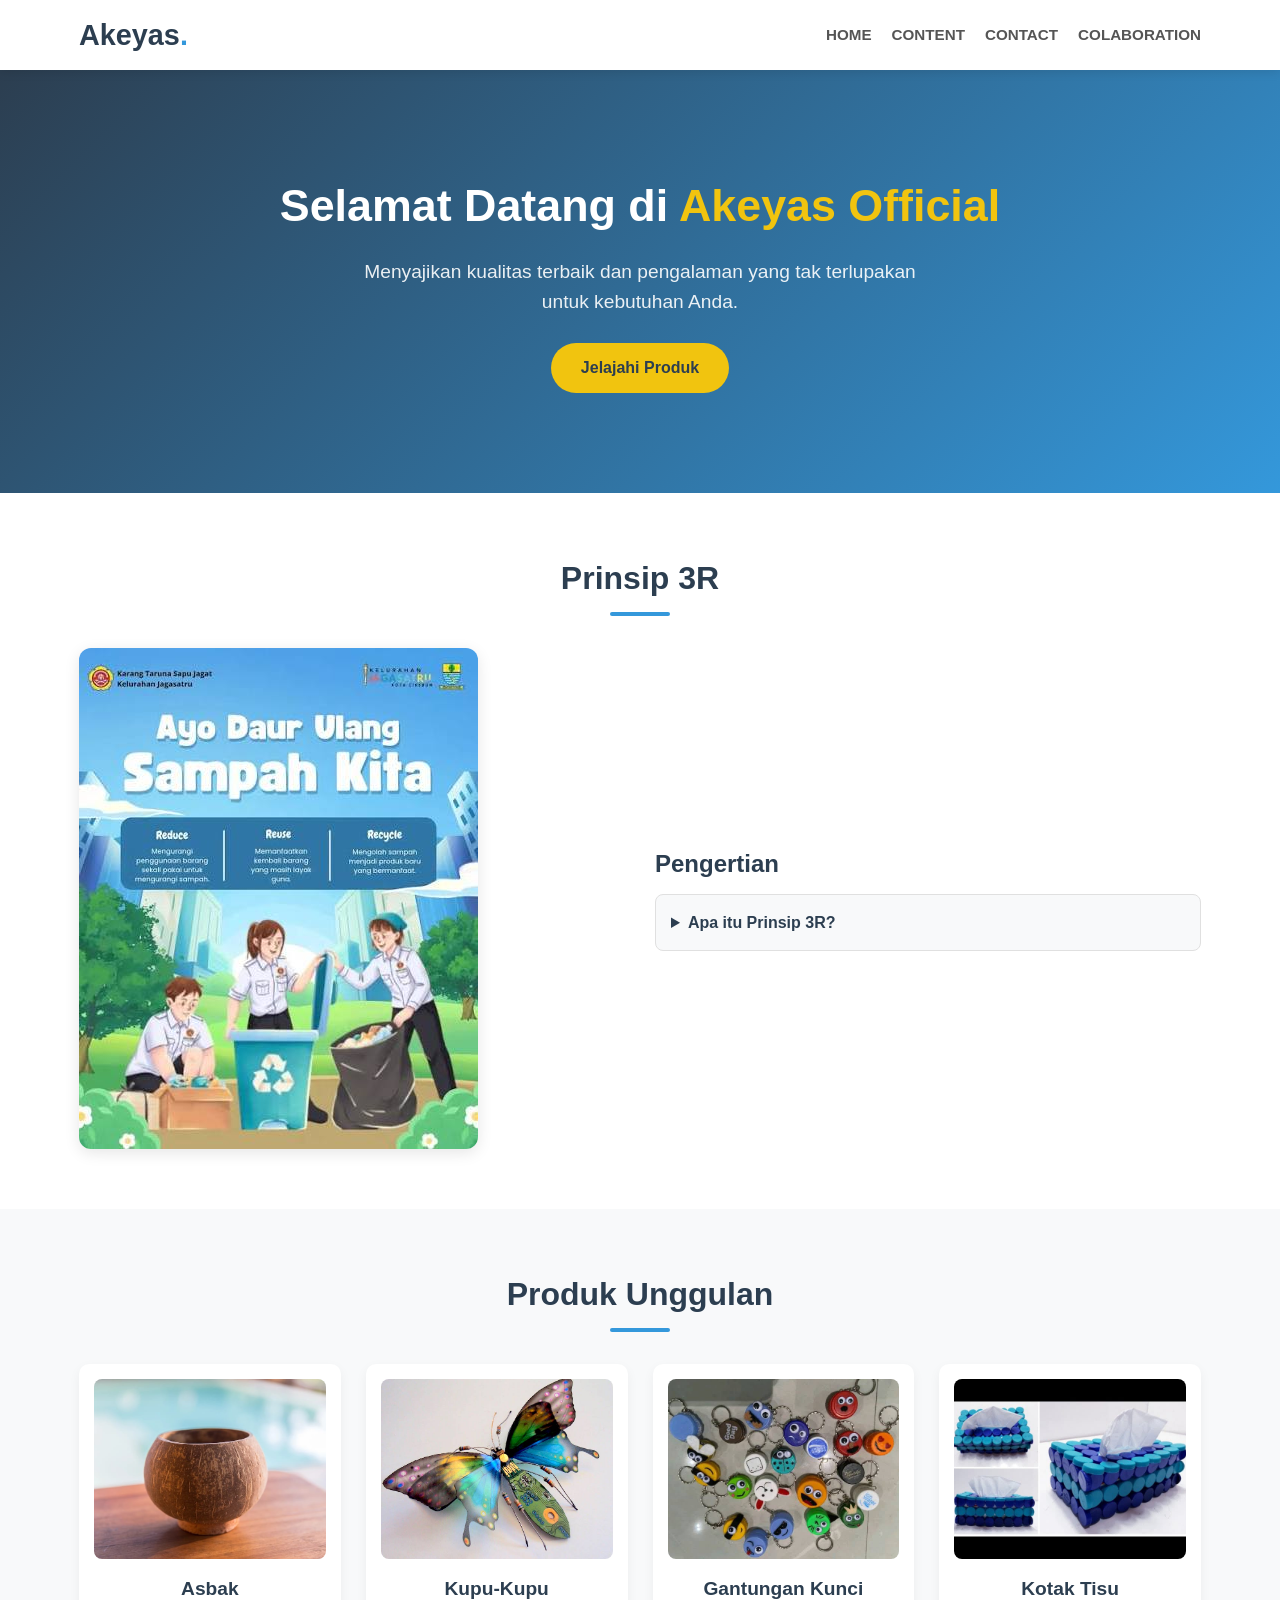
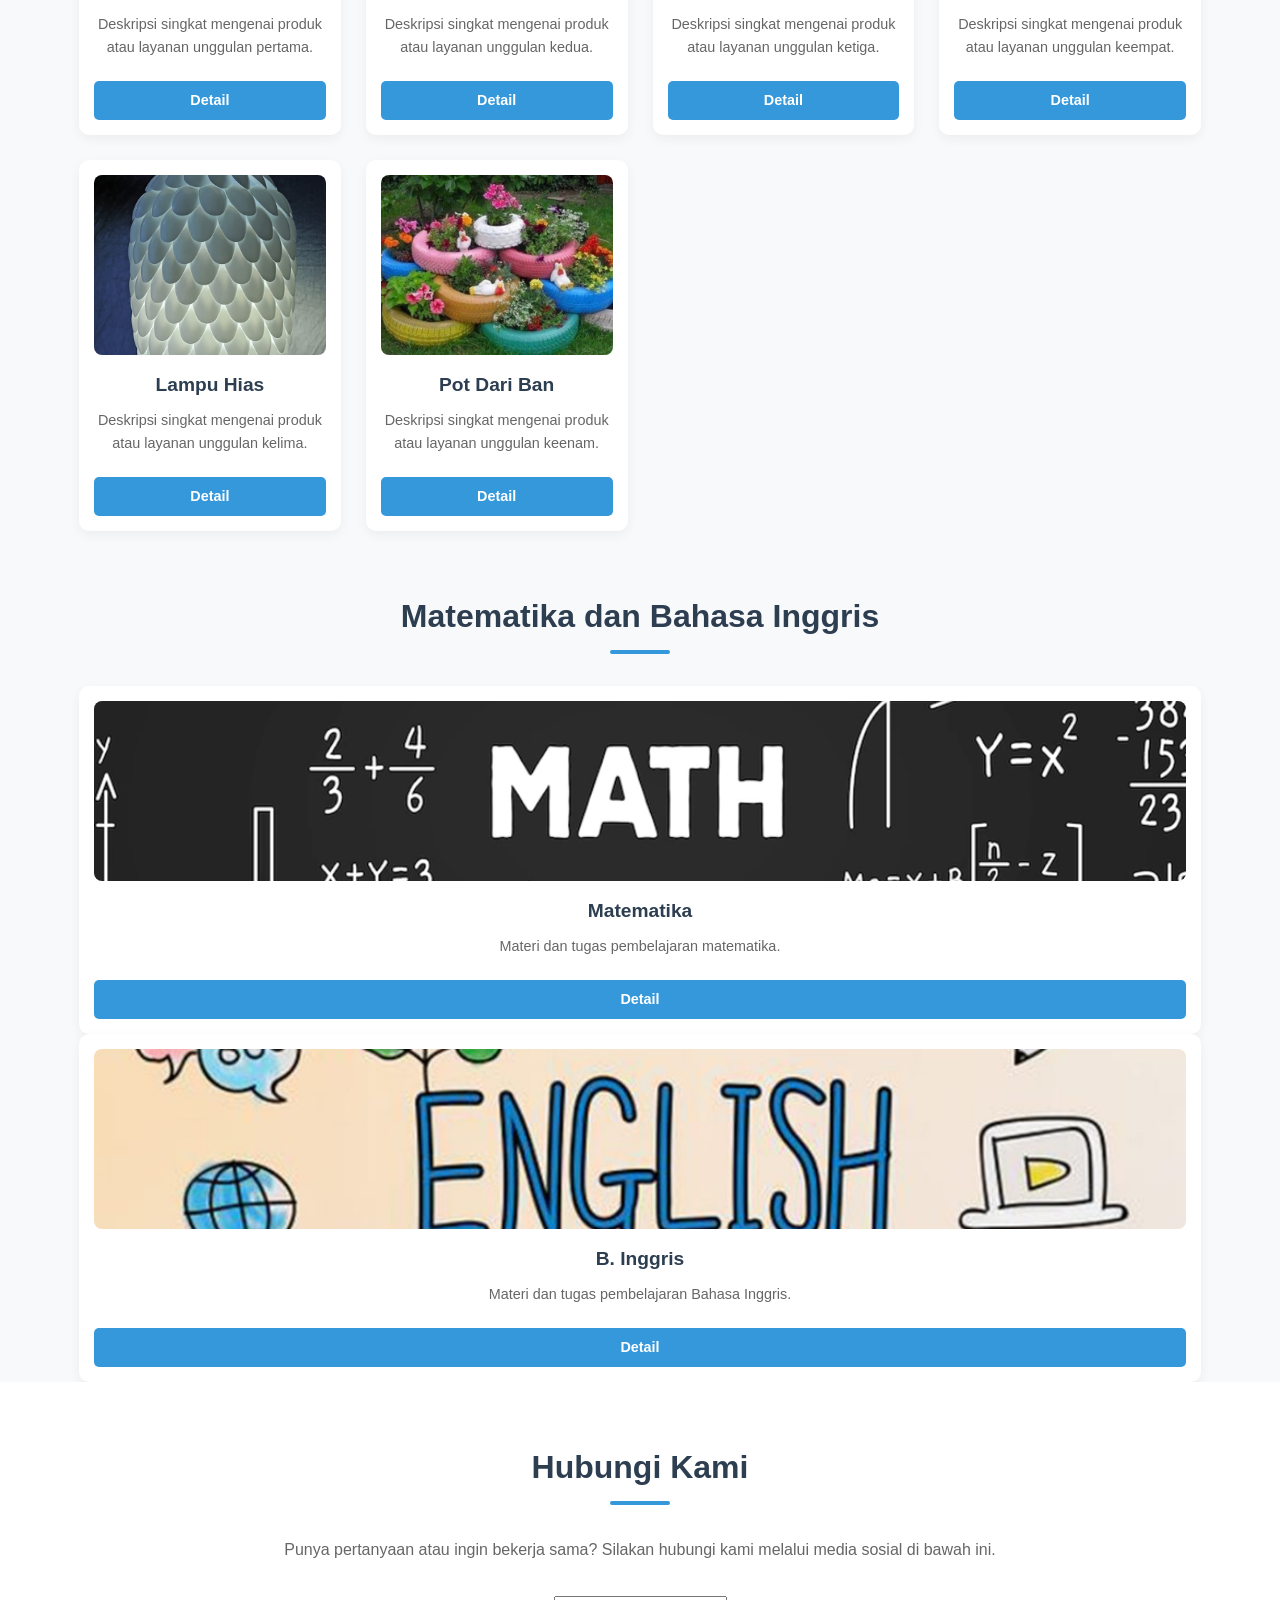
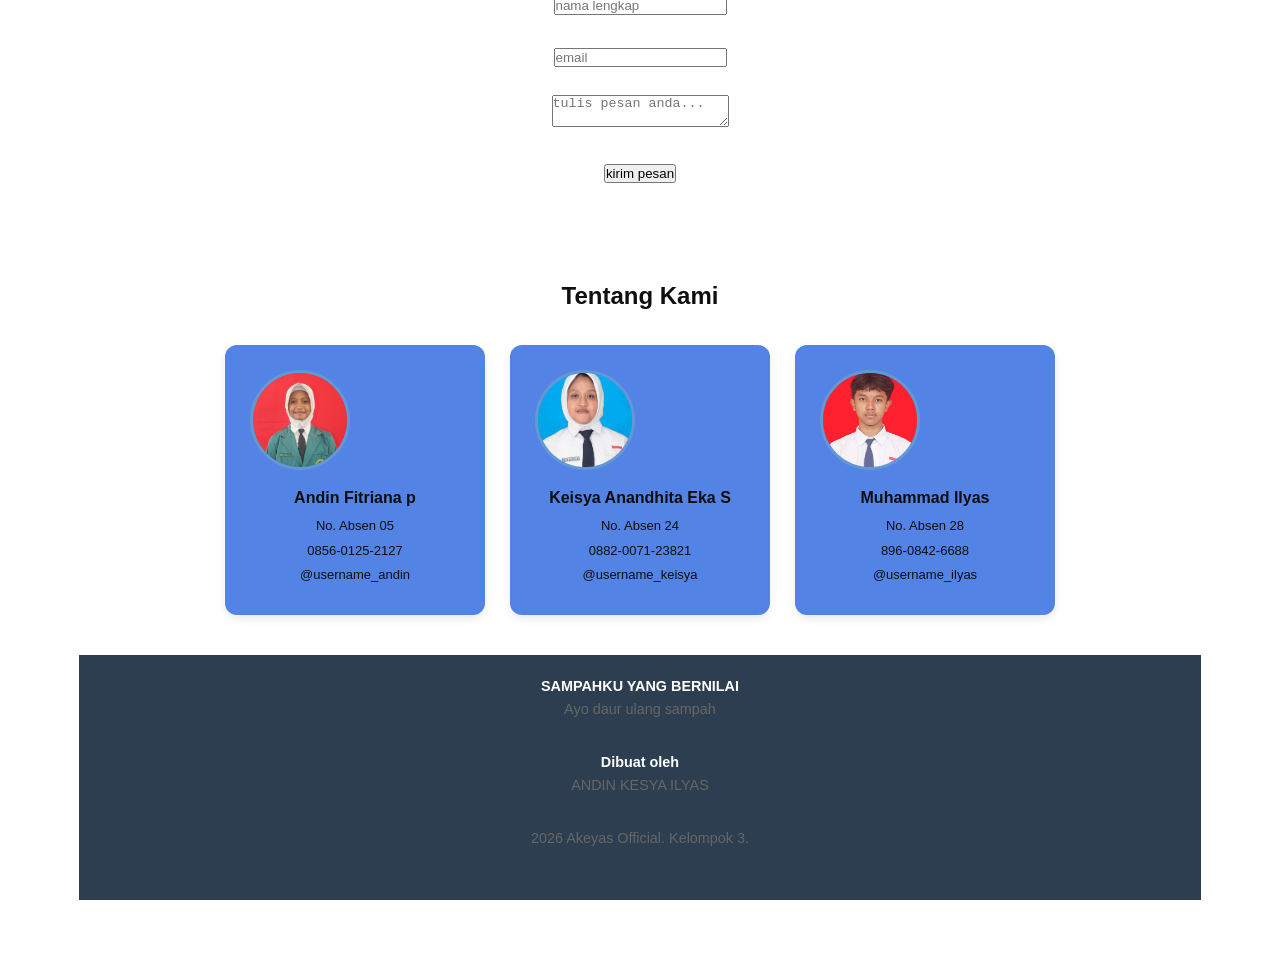
<file: index.html>
<!DOCTYPE html>
<html lang="en">
<head>
    <meta charset="UTF-8">
    <meta name="viewport" content="width=device-width, initial-scale=1.0">
    <title>ECOCYCLE</title>
    <link rel="stylesheet" href="style.css">  
</head>
<body>
     <!-- Header / Navbar -->
    <header class="navbar">
        <div class="container nav-container">
            <a href="#" class="logo">Akeyas<span>.</span></a>
            <nav class="nav-links">
                <a href="#home">HOME</a>
                <a href="#products">CONTENT</a>
                <a href="#contact">CONTACT</a>
                <a href="#colaboration">COLABORATION</a>
            </nav>
        </div>
    </header>

    <!-- Hero Section -->
    <section id="home" class="hero">
        <div class="container hero-content">
            <h1>Selamat Datang di <span>Akeyas Official</span></h1>
            <p>Menyajikan kualitas terbaik dan pengalaman yang tak terlupakan untuk kebutuhan Anda.</p>
            <a href="#products" class="btn-primary">Jelajahi Produk</a>
        </div>
    </section>

    <!-- Prinsip 3R Section -->
    <section class="section-3r">
        <div class="container">
            <h2 class="section-title">Prinsip 3R</h2>
            <div class="content-3r">
                <div class="image-3r">
                    <img src="images/POSTER 3R.jpg" alt="3R">
                </div>
                <div class="text-3r">
                    <h3>Pengertian</h3>
                    <details>
                        <summary>Apa itu Prinsip 3R?</summary>
                        <p>Prinsip 3R adalah konsep pengelolaan sampah yang terdiri dari tiga langkah utama: Reduce (mengurangi), Reuse (menggunakan kembali), dan Recycle (mendaur ulang). Konsep ini bertujuan untuk menekan jumlah sampah dari sumbernya, memperpanjang masa pakai barang, serta mengolah limbah agar tidak mencemari lingkungan. 
        <p>
                        1. Reduce (Mengurangi)
                        * Pengertian: Berarti mengurangi segala sesuatu yang menyebabkan atau menghasilkan sampah. Upaya ini dilakukan sejak dari sumbernya sebelum sampah tersebut benar-benar tercipta.
                        * Contoh Penerapan:
                        • Membawa botol minum dan kotak makan sendiri.
                        • Menggunakan tas belanja pakai ulang alih-alih kantong plastik.
                        • Menghindari produk dengan kemasan sekali pakai.
                        • Memilih produk isi ulang (refill). <br>


                        2. Reuse (Menggunakan Kembali)
                        * Pengertian: Memanfaatkan kembali barang-barang yang masih layak pakai sehingga tidak langsung dibuang menjadi sampah.
                        * Contoh Penerapan:
                            • Memanfaatkan botol bekas air mineral sebagai pot tanaman.
                            • Menggunakan kembali kardus atau wadah plastik untuk menyimpan barang.
                            • Menggunakan kedua sisi kertas yang masih kosong untuk menulis atau mencetak.
                            • Mengubah pakaian lama menjadi keset atau kain lap. <br>

                        3. Recycle (Mendaur Ulang)
                        * Pengertian: Mengolah kembali sampah atau bahan bekas melalui proses daur ulang menjadi produk baru yang bermanfaat dan bernilai tambah.
                        * Contoh Penerapan:
                            • Mengolah sampah organik (sisa makanan, daun kering) menjadi pupuk kompos.
                            • Menyetorkan sampah anorganik (plastik, kertas, kaleng, kaca) ke Bank Sampah.
                            • Membuat kerajinan tangan atau ecobrick dari limbah plastik.
                        </p>
                    </details>
                </div>
            </div>
        </div>
    </section>

    <!-- Products / Services Section -->
    <section id="products" class="products">
        <div class="container">
            <h2 class="section-title">Produk Unggulan</h2>
            <div class="product-grid">
                
                <div class="product-card">
                    <div class="product-image">
                        <img src="images/asbak.jpeg" alt="asbak">
                    </div>
                    <h3>Asbak</h3>
                    <p>Deskripsi singkat mengenai produk atau layanan unggulan pertama.</p>
                    <a href="produk 1.html" class="btn-secondary">Detail</a>
                </div>

                <div class="product-card">
                    <div class="product-image">
                        <img src="images/kupu kupu.jpeg" alt="kupu-kupu">
                    </div>
                    <h3>Kupu-kupu</h3>
                    <p>Deskripsi singkat mengenai produk atau layanan unggulan kedua.</p>
                    <a href="produk 2.html" class="btn-secondary">Detail</a>
                </div>

                <div class="product-card">
                    <div class="product-image">
                        <img src="images/gantungan kunci.jpeg" alt="Gantungan kunci">
                    </div>
                    <h3>Gantungan Kunci</h3>
                    <p>Deskripsi singkat mengenai produk atau layanan unggulan ketiga.</p>
                    <a href="produk 3.html" class="btn-secondary">Detail</a>
                </div>

                <div class="product-card">
                    <div class="product-image">
                        <img src="images/kotak tisu.jpeg" alt="kotak tisu">
                    </div>
                    <h3>Kotak Tisu</h3>
                    <p>Deskripsi singkat mengenai produk atau layanan unggulan keempat.</p>
                    <a href="produk 4.html" class="btn-secondary">Detail</a>
                </div>

                <div class="product-card">
                    <div class="product-image">
                        <img src="images/lampu dari sendok.jpeg" alt="lampu dari sendok">
                    </div>
                    <h3>Lampu Hias</h3>
                    <p>Deskripsi singkat mengenai produk atau layanan unggulan kelima.</p>
                    <a href="produk 5.html" class="btn-secondary">Detail</a>
                </div>

                <div class="product-card">
                    <div class="product-image">
                        <img src="images/pot dari ban.jpeg" alt="pot dari ban">
                    </div>
                    <h3>Pot dari Ban</h3>
                    <p>Deskripsi singkat mengenai produk atau layanan unggulan keenam.</p>
                    <a href="produk 6.html" class="btn-secondary">Detail</a>
                </div>

            </div>
        </div>
    </section>

    <!-- colaboration Section -->
    <section id="colaboration" class="colaboration">
        <div class="container">
            <h2 class="section-title">Matematika dan Bahasa Inggris</h2>
            <div class="colaboration-grid">
                
                <div class="product-card">
                    <div class="product-image">
                        <img src="images/matematika.png" alt="matematika">
                    </div>
                    <h3>Matematika</h3>
                    <p>Materi dan tugas pembelajaran matematika.</p>
                    <a href="mtk.html" class="btn-secondary">Detail</a>
                </div>

                
                <div class="product-card">
                    <div class="product-image">
                        <img src="images/gmbar mapel b inggris.jpg" alt="b inggris">
                    </div>
                    <h3>B. Inggris</h3>
                    <p>Materi dan tugas pembelajaran Bahasa Inggris.</p>
                    <a href="inggris.html" class="btn-secondary">Detail</a>
                </div>

            </div>
        </div>
    </section>

    <!-- Contact Section -->
    <section id="contact" class="contact">
        <div class="container">
            <h2 class="section-title">Hubungi Kami</h2>
            <div class="contact-content">
                <p>Punya pertanyaan atau ingin bekerja sama? Silakan hubungi kami melalui media sosial di bawah ini.</p>

                <form action="#" method="post">

                    <input

                     type="text"
                     placeholder="nama lengkap"
                     required

                    >
                    <br>
                    <br>
                    <input

                     type="email"
                     placeholder="email"
                     required

                    >
                    <br>
                    <br>
                    <textarea 

                    placeholder="tulis pesan anda..."
                    required

                    ></textarea>
                    <br>
                    <br>
                    <button type="submit">
                        kirim pesan
                    </button>
                    <br>
                    <br>
                </form>
                <br>

                <section class="tentang-kami">
  <h2>Tentang Kami</h2>
  
  <div class="team-container">
    <!-- Kartu 1: Andin -->
    <div class="profile-card">
      <img src="images/foto andin.jpg" alt="Andin Fitriana p">
      <h3>Andin Fitriana p</h3>
      <p class="absen">No. Absen 05</p>
      <p class="phone">0856-0125-2127</p>
      <p class="username">@username_andin</p>
    </div>

    <!-- Kartu 2: Keisya -->
    <div class="profile-card">
      <img src="images/foto kesya.jpg" alt="Keisya Anandhita Eka S">
      <h3>Keisya Anandhita Eka S</h3>
      <p class="absen">No. Absen 24</p>
      <p class="phone">0882-0071-23821</p>
      <p class="username">@username_keisya</p>
    </div>

    <!-- Kartu 3: Ilyas-->
     <div class="profile-card">
      <img src="images/foto ilyas.jpg" alt="Andin Fitriana p">
      <h3>Muhammad Ilyas</h3>
      <p class="absen">No. Absen 28</p>
      <p class="phone">896-0842-6688</p>
      <p class="username">@username_ilyas</p>
    </div>
  </div>
</section>
    <!-- Footer -->
    <footer>
        <div class="container">
            <b>SAMPAHKU YANG BERNILAI</b>

            <p>Ayo daur ulang sampah</p>

            <b>Dibuat oleh</b>
            <p>ANDIN
               KESYA
               ILYAS
            </p>
            
            <p>2026 Akeyas Official. Kelompok 3.</p>
        </div>
    </footer>
</file>
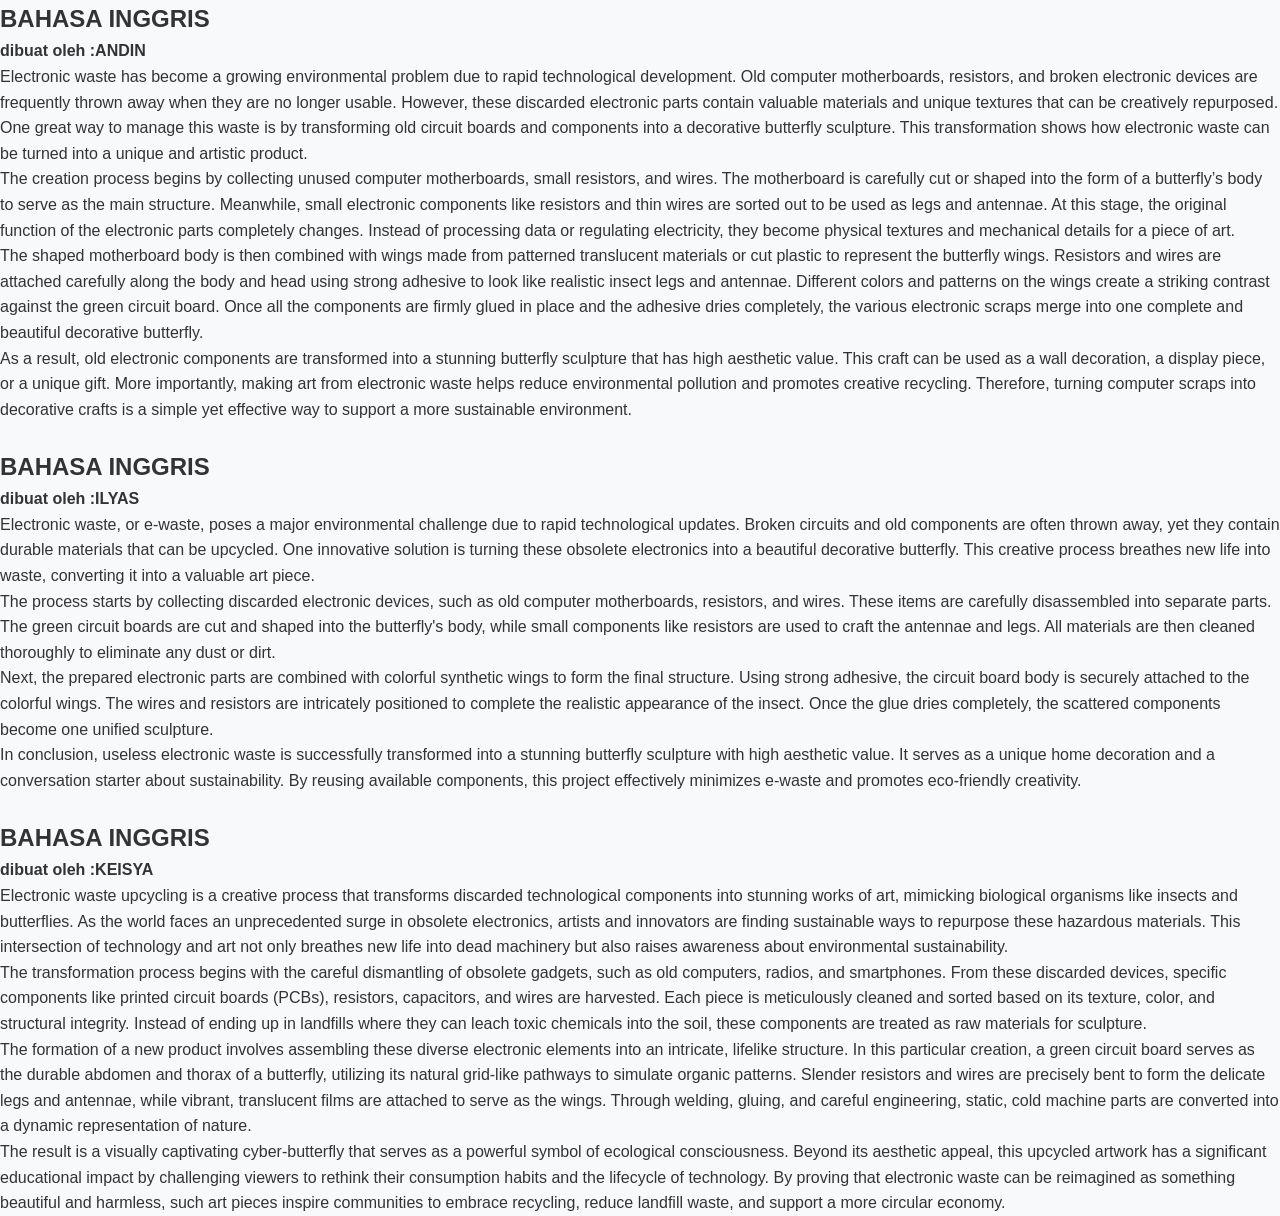
<file: inggris.html>
<!DOCTYPE html>
<html lang="en">
<head>
    <meta charset="UTF-8">
    <meta name="viewport" content="width=device-width, initial-scale=1.0">
    <title>BAHASA INGGRIS</title>
    <link rel="stylesheet" href="style.css">
</head>
<body>
    <section>
        <main>
                <h1> BAHASA INGGRIS</h1>
             <P> <b>dibuat oleh :ANDIN</b> </P>
           <p>
                Electronic waste has become a growing environmental problem due to rapid technological development. Old computer motherboards, resistors, and broken electronic devices are frequently thrown away when they are no longer usable. However, these discarded electronic parts contain valuable materials and unique textures that can be creatively repurposed. One great way to manage this waste is by transforming old circuit boards and components into a decorative butterfly sculpture. This transformation shows how electronic waste can be turned into a unique and artistic product.
             </p>
             <p>
                The creation process begins by collecting unused computer motherboards, small resistors, and wires. The motherboard is carefully cut or shaped into the form of a butterfly’s body to serve as the main structure. Meanwhile, small electronic components like resistors and thin wires are sorted out to be used as legs and antennae. At this stage, the original function of the electronic parts completely changes. Instead of processing data or regulating electricity, they become physical textures and mechanical details for a piece of art.  
             </p>
             <p>
                The shaped motherboard body is then combined with wings made from patterned translucent materials or cut plastic to represent the butterfly wings. Resistors and wires are attached carefully along the body and head using strong adhesive to look like realistic insect legs and antennae. Different colors and patterns on the wings create a striking contrast against the green circuit board. Once all the components are firmly glued in place and the adhesive dries completely, the various electronic scraps merge into one complete and beautiful decorative butterfly.  
             </p>
             <p>
                As a result, old electronic components are transformed into a stunning butterfly sculpture that has high aesthetic value. This craft can be used as a wall decoration, a display piece, or a unique gift. More importantly, making art from electronic waste helps reduce environmental pollution and promotes creative recycling. Therefore, turning computer scraps into decorative crafts is a simple yet effective way to support a more sustainable environment.
             </p>
             <br>
        </main>
    </section>

        <section>
        <main>
            <h1> BAHASA INGGRIS </h1>
              <p> <b>dibuat oleh :ILYAS</b></p>
              <p>
                  Electronic waste, or e-waste, poses a major environmental challenge due to rapid technological updates. Broken circuits and old components are often thrown away, yet they contain durable materials that can be upcycled. One innovative solution is turning these obsolete electronics into a beautiful decorative butterfly. This creative process breathes new life into waste, converting it into a valuable art piece.
              </p>
              <p>
               The process starts by collecting discarded electronic devices, such as old computer motherboards, resistors, and wires. These items are carefully disassembled into separate parts. The green circuit boards are cut and shaped into the butterfly's body, while small components like resistors are used to craft the antennae and legs. All materials are then cleaned thoroughly to eliminate any dust or dirt.
              </p>
              <p>
               Next, the prepared electronic parts are combined with colorful synthetic wings to form the final structure. Using strong adhesive, the circuit board body is securely attached to the colorful wings. The wires and resistors are intricately positioned to complete the realistic appearance of the insect. Once the glue dries completely, the scattered components become one unified sculpture.
              </p>
              <p>
               In conclusion, useless electronic waste is successfully transformed into a stunning butterfly sculpture with high aesthetic value. It serves as a unique home decoration and a conversation starter about sustainability. By reusing available components, this project effectively minimizes e-waste and promotes eco-friendly creativity.
              </p>
              <br>
        </main>
    </section>

        <section>
        <main>
            <h1> BAHASA INGGRIS</h1>
              <p><b> dibuat oleh :KEISYA</b></p>
              <P>
               Electronic waste upcycling is a creative process that transforms discarded technological components into stunning works of art, mimicking biological organisms like insects and butterflies. As the world faces an unprecedented surge in obsolete electronics, artists and innovators are finding sustainable ways to repurpose these hazardous materials. This intersection of technology and art not only breathes new life into dead machinery but also raises awareness about environmental sustainability.
              </P>
              <P>
               The transformation process begins with the careful dismantling of obsolete gadgets, such as old computers, radios, and smartphones. From these discarded devices, specific components like printed circuit boards (PCBs), resistors, capacitors, and wires are harvested. Each piece is meticulously cleaned and sorted based on its texture, color, and structural integrity. Instead of ending up in landfills where they can leach toxic chemicals into the soil, these components are treated as raw materials for sculpture.
              </P>
              <P>
               The formation of a new product involves assembling these diverse electronic elements into an intricate, lifelike structure. In this particular creation, a green circuit board serves as the durable abdomen and thorax of a butterfly, utilizing its natural grid-like pathways to simulate organic patterns. Slender resistors and wires are precisely bent to form the delicate legs and antennae, while vibrant, translucent films are attached to serve as the wings. Through welding, gluing, and careful engineering, static, cold machine parts are converted into a dynamic representation of nature.
              </P>
              <P>
               The result is a visually captivating cyber-butterfly that serves as a powerful symbol of ecological consciousness. Beyond its aesthetic appeal, this upcycled artwork has a significant educational impact by challenging viewers to rethink their consumption habits and the lifecycle of technology. By proving that electronic waste can be reimagined as something beautiful and harmless, such art pieces inspire communities to embrace recycling, reduce landfill waste, and support a more circular economy.
              </P>
        </main>
    </section>
</body>
</html>
</file>
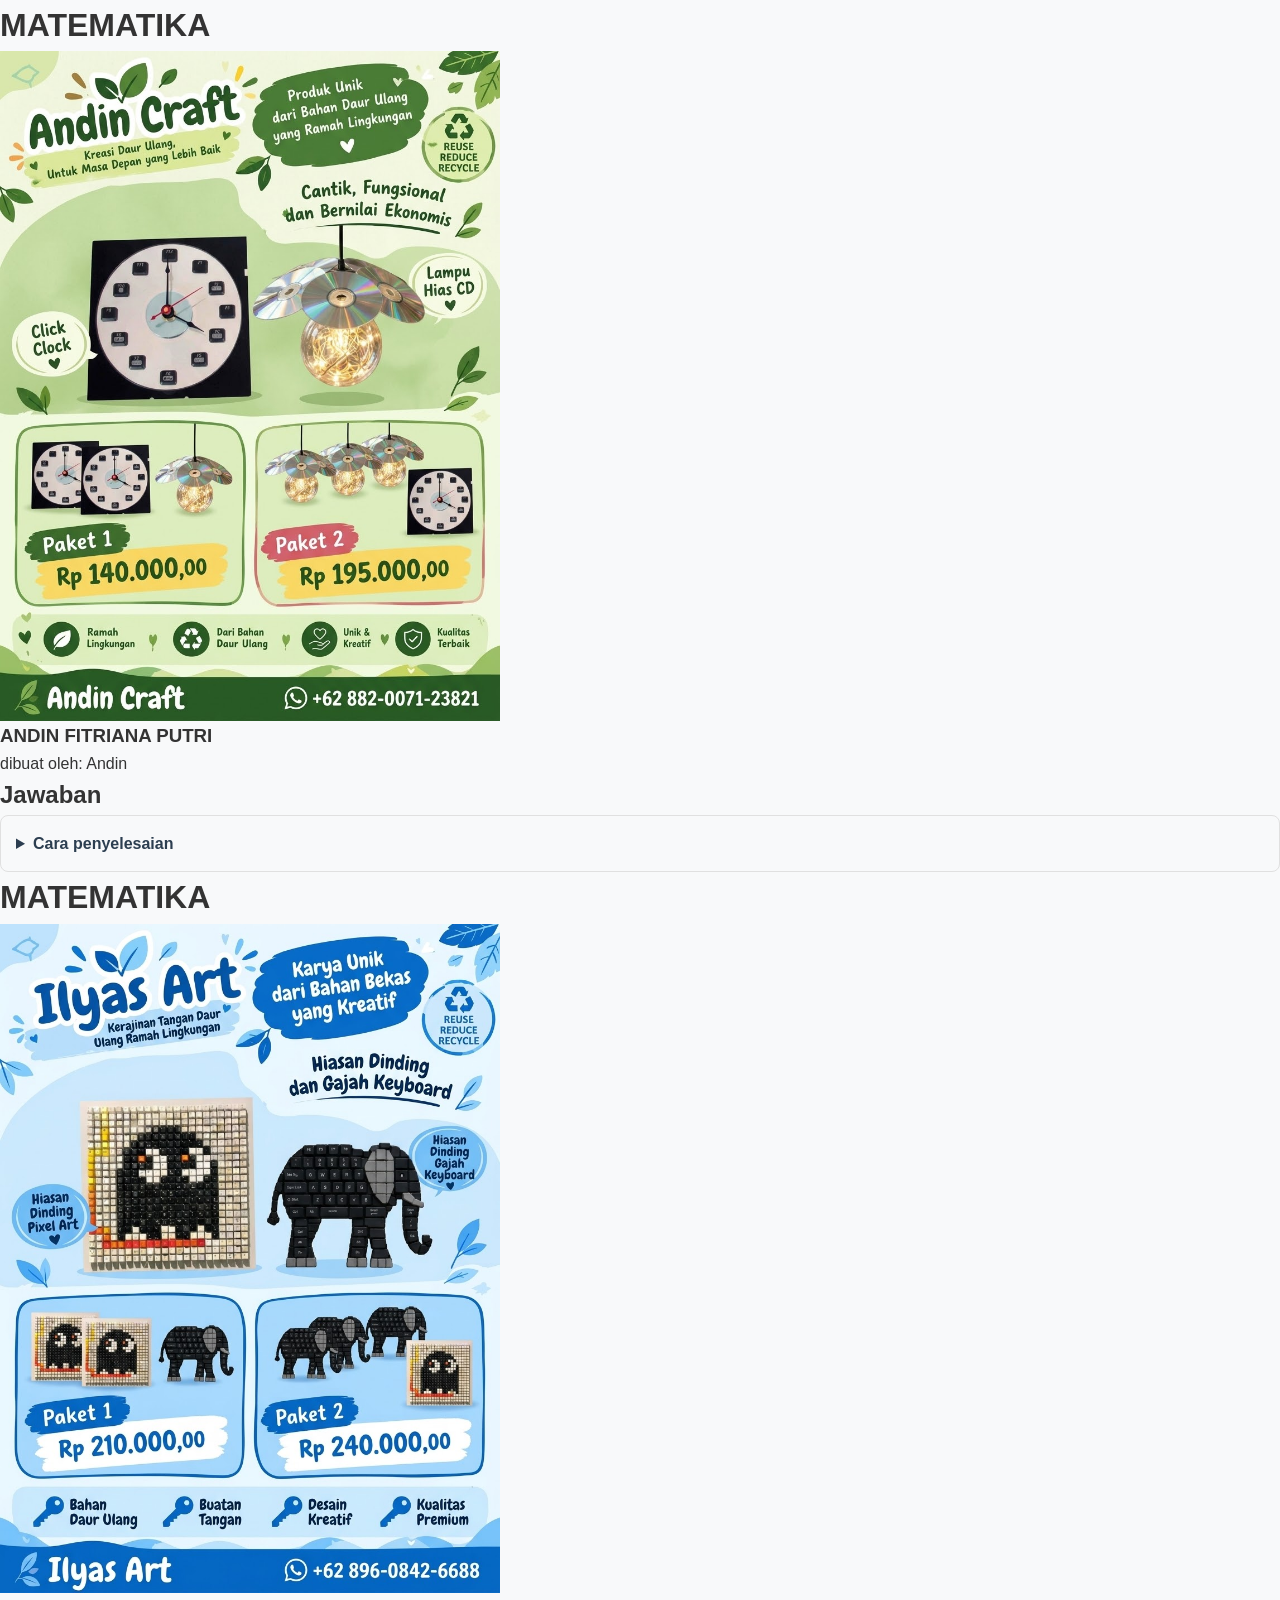
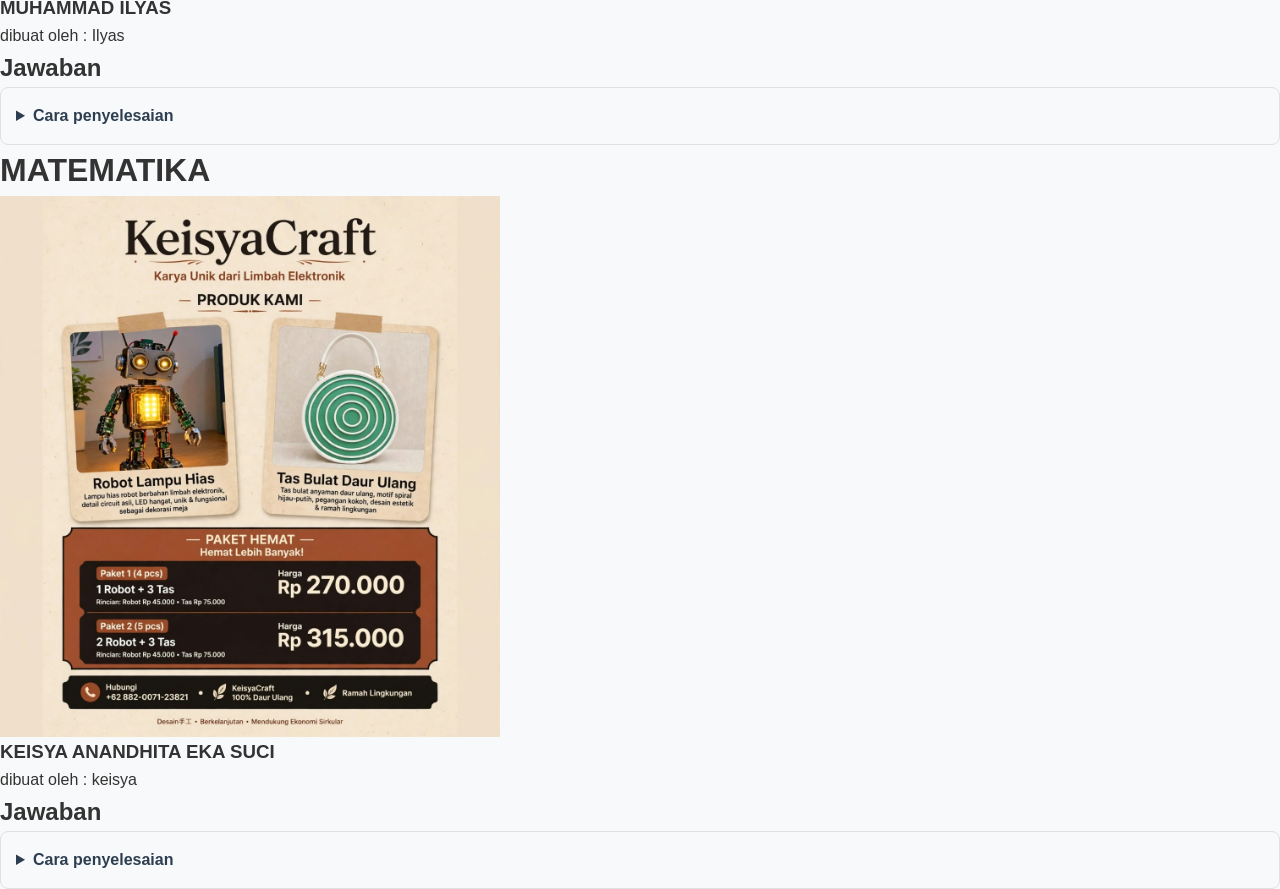
<file: mtk.html>
<!DOCTYPE html>
<html lang="en">
<head>
    <meta charset="UTF-8">
    <meta name="viewport" content="width=device-width, initial-scale=1.0">
    <title>MATEMATIKA</title>
    <link rel="stylesheet" href="style.css">
</head>
<body>
    <header>
        <h1>MATEMATIKA</h1>
    </header>
     
   <div class="anggota">
    <div class="card">
        <img src="images/mtk andin.jpeg" width="500" height="500" >
        <h3>ANDIN FITRIANA PUTRI</h3>
        <p>dibuat oleh: Andin</p>
    </div>
   </div>

   <!-- JAWABAN -->
    <section>
        <h2>Jawaban</h2>
    <details>
     <summary> Cara penyelesaian </summary> 
        
          <p>
            <b>Permisalan:</b>
            x = harga satuan click clock 
            y = harga satuan lampu hias CD 
                
             <b>Benruk SPLDV:</b>
                2x + y = 140.000 <br>
                x + 3y = 195.000 <br>

                <b>Eliminasi Variabel x</b> <br>
                2x + y = 140.000 *1 <br>
                x + 3y = 195.000 *2 <br>
               <br> _________________ _ <br>
               2x + y = 140.000 <br>
               2x + 6y = 390.000 <br>
               <br>______________ _ <br>
                   -5y = -250.000 <br>
                     y = -250.000 <br>
                         ______________ <br>
                         -5 <br>
                     y = 50.000 <br>

                <b>Subsitusi y:</b> <br>
                2x + y = 140.000 <br>
                2x + 50.000 = 140.000 <br>
                     2x = 140.000 - 50.000 <br>
                     2x = 90.000 <br>
                      x = 90.000 <br>
                          ________ <br>
                          2 <br>
                      x = 45.000 <br>



                     <b> kesimpulan:</b><br>
                        jadi harga 1 click clock yaitu Rp45.000 dan 
                        harga 1 lapu hias dari CD yaitu Rp50.000
            </p>
    </details>
</section>

    <header>
        <h1>MATEMATIKA</h1>
    </header>
        <div class="card">
        <img src="images/mtk ilyas.jpeg" width="500 height="500 >
        <h3>MUHAMMAD ILYAS</h3>
        <p>dibuat oleh : Ilyas</p>
    </div>

    <!-- JAWABAN -->
     <section>
        <h2>Jawaban</h2>

        <details>
            <summary>Cara penyelesaian</summary>
                <p>
                    <b>Permialan:</b>
                    x = harga satuan hiasan dinding <br>
                    y = harga satuan gajah keyboard <br>

                    <b>Bentuk SPLDV:</b> <br>
                    2x + y = 210.000 <br>
                    x + 3y = 240.000 <br>

                    <b>Eliminasi variabel x</b> <br>
                    2x + y = 210.000 *1 <br>
                    x + 3y = 240.000 *2 <br>
                  <br>  ___________________ <br>
                  2x + y = 210.000 <br>
                  2x + 6y = 480.000 <br>
                <br>  __________________ _ <br>
                       -5y = -270.000 <br>
                         y = -270.000 <br>
                             __________ <br>
                             -5 <br>
                         y = 54.000   <br>
                    <b>Subsitusi y:</b> <br>
                    2x + y = 210.000 <br>
                    2x + 54.000 = 210.000 <br>
                         2x = 210.000 - 54.000 <br>
                         2x = 154.000 <br>
                         x  = 154.000 <br>
                              __________ <br>
                              2 <br>
                         x = 78.000 <br>


                         
                        <b> kesimpulan:</b><br>
                            jadi harga 1 hiasan dinding yaitu Rp78.000 dan
                            harga 1 gajah keyboard yaitu Rp54.000
                </p>
        </details>
     </section>
     </div>

     <header>
        <h1>MATEMATIKA</h1>
    </header>
    
     <div class="card">
        <img src="images/mtk keisya.jpeg" width="500" height="500">
        <h3>KEISYA ANANDHITA EKA SUCI</h3>
        <P>dibuat oleh : keisya</P>
     </div>

     <!-- JAWABAN -->
      <section>
        <h2>Jawaban</h2>
        
        <details>
            <summary>Cara penyelesaian</summary>
                
             <P>
                <b>Permisalan:</b>
                x = harga satuan robot <br>
                y = harga satuan tas <br>

                <b>Bentuk SPLDV:</b> <br>
                x + 3y = 270.000 <br>
                2x + 3y = 315.000 <br>

            <b>Eliminasi:</b> <br>
            x + 3y = 270.000 <br>
            2x + 3y = 315.000 
           <br> ________________ _ <br>
            -x  = -45.000 <br>
            x   = 45.000 <br>

            <b>Subsitusi:</b> <br>
            x + 3y = 270.000 <br>
            45.000 + 3y = 270.000 <br>
                     3y = 270.000 - 45.000 <br>
                     3y = 223.000 <br>
                     y  = 223.000 <br>
                          ________________ <br>
                          3 <br>
                     y  = 75.000 <br>



           <b> kesimpulan:</b> <br>
             jadi harga 1 robot adalah Rp.45.000, sedangkan 
             harga 1 tas adalah Rp.75.000.
        </P>
    </details>
</section>
</div>
</body>
</html>
</file>
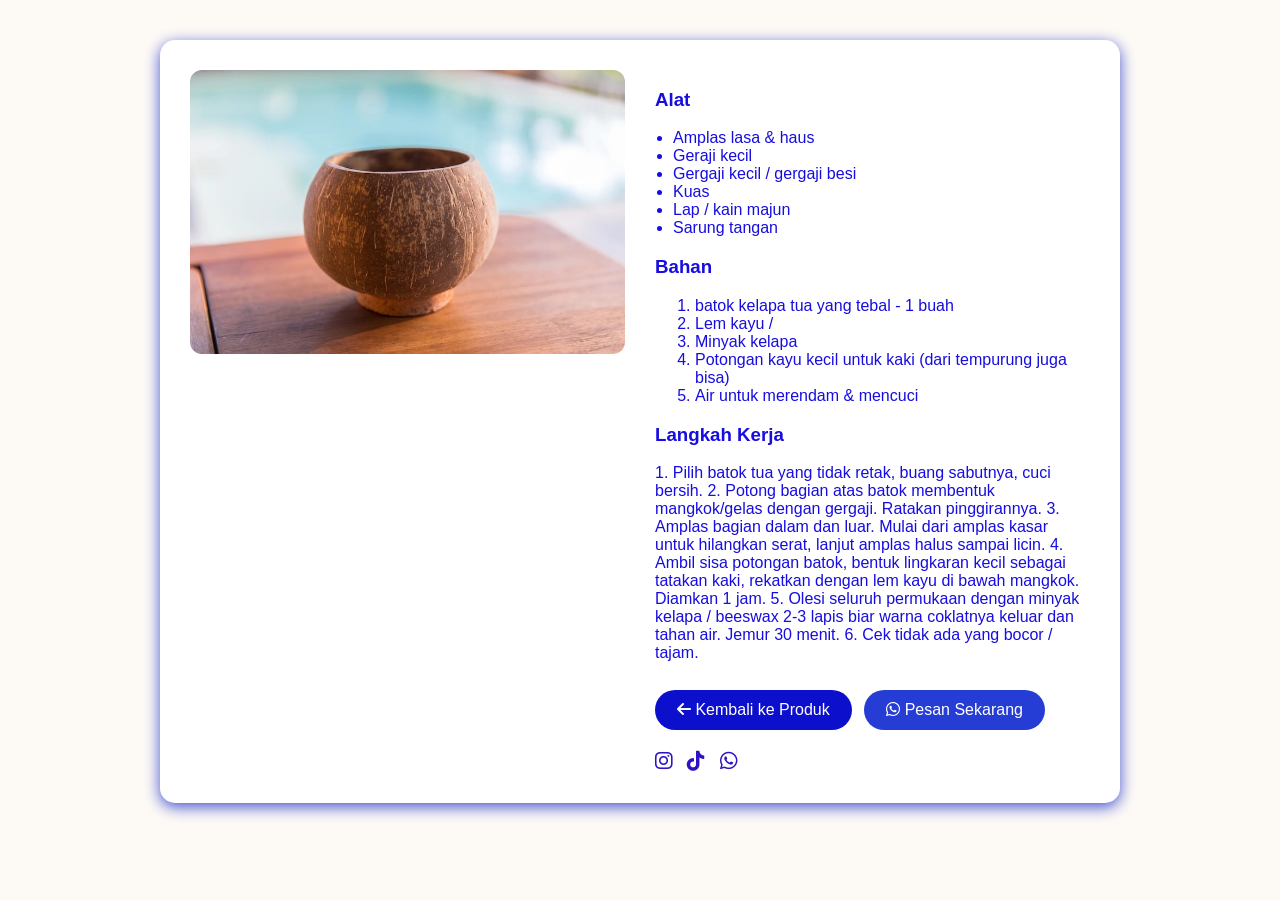
<file: produk 1.html>
<!DOCTYPE html>
<html lang="id">
<head>
  <meta charset="UTF-8">
  <meta name="viewport" content="width=device-width, initial-scale=1.0">
  <title>Coconut Bowl - Detail Produk</title>
  <link rel="stylesheet" href="https://cdnjs.cloudflare.com/ajax/libs/font-awesome/6.5.0/css/all.min.css">
  <style>
    body { font-family: Poppins, sans-serif; 
      margin:0; 
      background:#fdfaf6; 
      color:hsl(243, 89%, 46%); 
    }
    .container { max-width:900px; 
      margin:40px auto; 
      background:white; 
      border-radius:15px; 
      padding:30px; 
      box-shadow:0 4px 15px #0d22c3c5; 
      display:flex; gap:30px; 
      flex-wrap:wrap; 
    }
    .gambar { flex:1; 
      min-width:300px; 
    }
    .gambar img { width:100%; 
    border-radius:12px; 
  }
    .detail { flex:1; 
    min-width:300px; 
  }
    .detail h1 { margin-top:0; 
    }
    .harga { color:hwb(239 13% 10%); 
      font-size:24px; 
      font-weight:bold; 
    }
    .btn { display:inline-block; 
    padding:10px 20px; 
    background:#0c0fcc; 
    color:white; 
    text-decoration:none; 
    border-radius:25px; 
    margin-top:15px; 
  }
    .btn:hover { background:hsl(236, 80%, 52%); 
    }
    .sosmed a { margin-right:10px; 
      font-size:20px; 
      color:hsl(250, 83%, 42%); 
    }
    .btn { display:inline-block; 
      padding:11px 22px; border-radius:25px; 
      text-decoration:none; color:white; margin-top:12px; margin-right:8px; 
    }
    .btn-dark { background:lab(23.91% 60.37 -83.86); 
    } 
    .btn-dark:hover { background:hsl(242, 94%, 51%); 
    }
    .btn-wa { background:lch(34.03% 93.37 301.16); 
    } 
    .btn-wa:hover { background:lab(29.04% 48.55 -76.48); 
    }
    ul { padding-left:18px; 
    }
  </style>
</head>
<body>

  <div class="container">
    <div class="gambar">
      <img src="images/asbak.jpeg" alt="asbak">
    </div>

    <div class="detail">

      <h3>Alat</h3>
      <ul>
        <li>Amplas lasa & haus</li>
        <li> Geraji kecil</li>
        <li>Gergaji kecil / gergaji besi</li>
        <li>Kuas</li>
       <li> Lap / kain majun</li>
        <li>Sarung tangan</li>
      </ul>

      <h3>Bahan</h3>
    <ol>
        <li>batok kelapa tua yang tebal - 1 buah</li>
        <li>Lem kayu /</li>
        <li>Minyak kelapa </li>
        <li>Potongan kayu kecil untuk kaki (dari tempurung juga bisa)</li>
        <li>Air untuk merendam & mencuci</li>
    </ol>

    <h3>Langkah Kerja</h3>
    <p>
      1.  Pilih batok tua yang tidak retak, buang sabutnya, cuci bersih.
      2.  Potong bagian atas batok membentuk mangkok/gelas dengan gergaji. Ratakan pinggirannya.
      3.  Amplas bagian dalam dan luar. Mulai dari amplas kasar untuk hilangkan serat, lanjut amplas halus sampai licin.
      4.  Ambil sisa potongan batok, bentuk lingkaran kecil sebagai tatakan kaki, rekatkan dengan lem kayu di bawah mangkok.   Diamkan 1 jam.
      5.   Olesi seluruh permukaan dengan minyak kelapa / beeswax 2-3 lapis biar warna coklatnya keluar dan tahan air. Jemur 30 menit.
      6.  Cek tidak ada yang bocor / tajam.

    </p>

      

      <a href="index.html#products" class="btn"><i class="fas fa-arrow-left"></i> Kembali ke Produk</a>
      <a href="https://wa.me/89608426688" target="_blank" class="btn" style="background:hsl(232, 70%, 49%);"><i class="fab fa-whatsapp"></i> Pesan Sekarang</a>

      <div class="sosmed" style="margin-top:20px;">
        <a href="#"><i class="fab fa-instagram"></i></a>
        <a href="#"><i class="fab fa-tiktok"></i></a>
        <a href="#"><i class="fab fa-whatsapp"></i></a>
      </div>
    </div>
  </div>

</body>
</html>
</file>
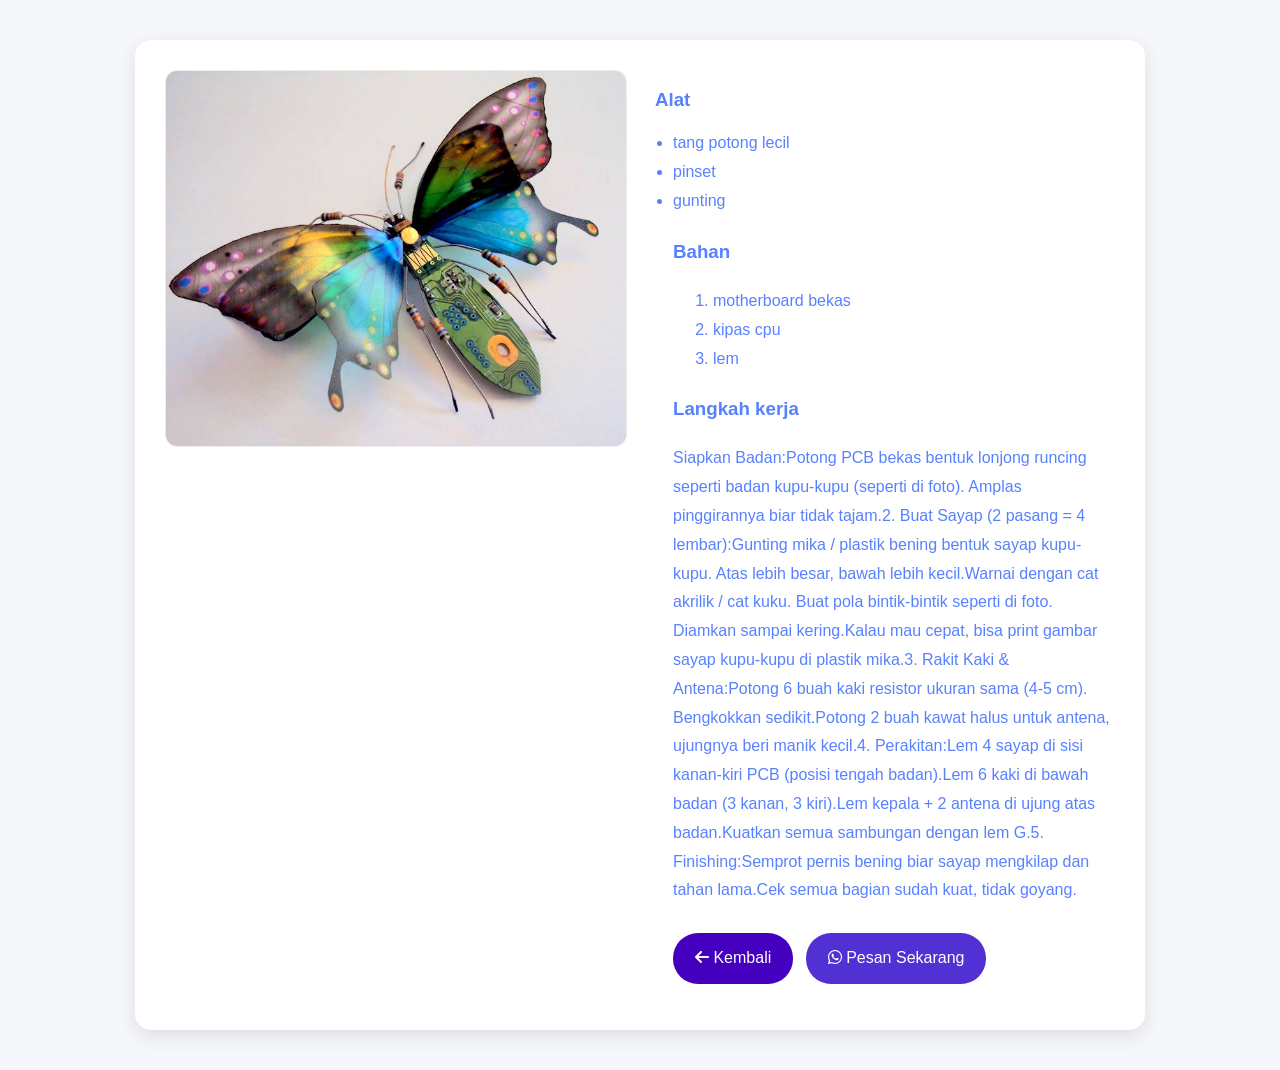
<file: produk 2.html>
<!DOCTYPE html>
<html lang="id">
<head>
  <meta charset="UTF-8">
  <meta name="viewport" content="width=device-width, initial-scale=1.0">
  <title>E-Waste Butterfly - Detail Produk</title>
  <link rel="stylesheet" href="https://cdnjs.cloudflare.com/ajax/libs/font-awesome/6.5.0/css/all.min.css">
  <style>
    body { font-family: Poppins, sans-serif;
       margin:0; 
       background:#f5f7fa; color:hsl(225, 100%, 67%); 
      }
    .container { max-width:950px; 
      margin:40px auto;
      background:white; 
      border-radius:16px; padding:30px; 
      box-shadow:0 6px 20px rgba(0,0,0,0.1); 
      display:flex; 
      gap:30px; 
      flex-wrap:wrap; 
    }
    .gambar { flex:1; 
      min-width:320px; 
    }
    .gambar img { width:100%; 
      border-radius:12px; 
      border:1px solid #eee; 
    }
    .detail { flex:1; 
      min-width:320px; 
    }
    .badge { background:lab(33.09% 48.28 -77.38); 
      color:white; 
      padding:5px 12px; 
      border-radius:20px; 
      font-size:12px;
     }
    .harga { color:#2980b9; 
      font-size:26px; 
      font-weight:bold; 
      margin:10px 0; 
    }
    .btn { display:inline-block; 
      padding:11px 22px; border-radius:25px; 
      text-decoration:none; color:white; margin-top:12px; margin-right:8px; 
    }
    .btn-dark { background:lab(23.91% 60.37 -83.86); 
    } 
    .btn-dark:hover { background:hsl(242, 94%, 51%); 
    }
    .btn-wa { background:lab(34.03% 48.31 -79.9); 
    } 
    .btn-wa:hover { background:hsl(235, 73%, 43%); 
    }
    ul { padding-left:18px; 
      line-height:1.8; 
    }
  </style>
</head>
<body>

<div class="container">
  <div class="gambar">
    <img src="images/kupu kupu.jpeg" alt="kupu-kupu">
  </div>
    
  <div class="detail">

    <h3>Alat</h3>
    <ul>
      <li>tang potong lecil</li>
      <li>pinset</li>
      <li>gunting</li>

    <h3>Bahan</h3>
    <ol>
      <li>motherboard bekas</li>
      <li>kipas cpu</li>
      <li>lem</li>
    </ol>

    <h3>Langkah kerja</h3>
    <p>
      Siapkan Badan:Potong PCB bekas bentuk lonjong runcing seperti badan kupu-kupu (seperti di foto). Amplas pinggirannya biar tidak tajam.2. Buat Sayap (2 pasang = 4 lembar):Gunting mika / plastik bening bentuk sayap kupu-kupu. Atas lebih besar, bawah lebih kecil.Warnai dengan cat akrilik / cat kuku. Buat pola bintik-bintik seperti di foto. Diamkan sampai kering.Kalau mau cepat, bisa print gambar sayap kupu-kupu di plastik mika.3. Rakit Kaki & Antena:Potong 6 buah kaki resistor ukuran sama (4-5 cm). Bengkokkan sedikit.Potong 2 buah kawat halus untuk antena, ujungnya beri manik kecil.4. Perakitan:Lem 4 sayap di sisi kanan-kiri PCB (posisi tengah badan).Lem 6 kaki di bawah badan (3 kanan, 3 kiri).Lem kepala + 2 antena di ujung atas badan.Kuatkan semua sambungan dengan lem G.5. Finishing:Semprot pernis bening biar sayap mengkilap dan tahan lama.Cek semua bagian sudah kuat, tidak goyang.
    </p>



    <a href="index.html#products" class="btn btn-dark"><i class="fas fa-arrow-left"></i> Kembali</a>
    <a href="https://wa.me/6281234567890?text=Halo%20kak,%20aku%20mau%20pesan%20E-Waste%20Butterfly" target="_blank" class="btn btn-wa"><i class="fab fa-whatsapp"></i> Pesan Sekarang</a>
  </div>
</div>

</body>
</html>
</file>
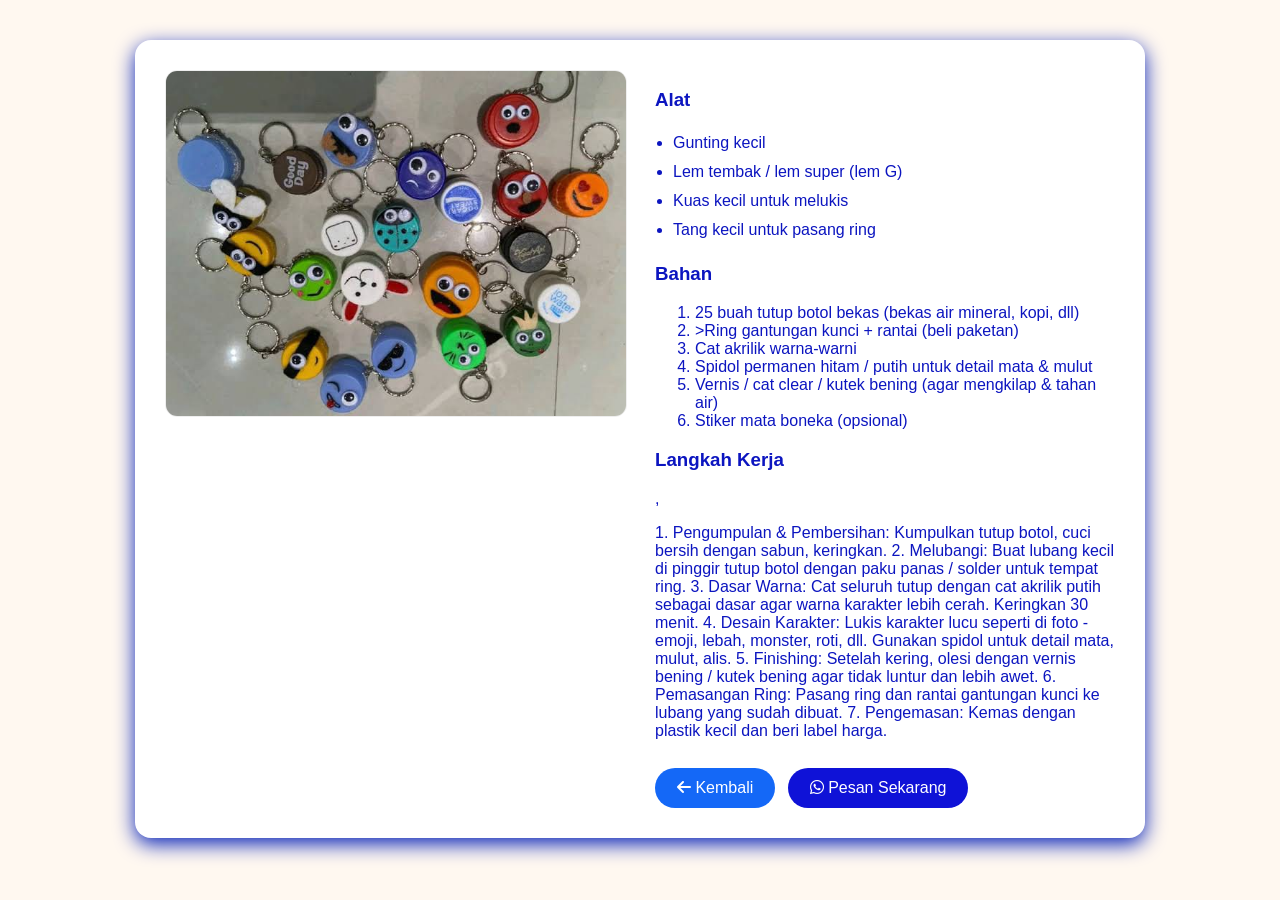
<file: produk 3.html>
<!DOCTYPE html>
<html lang="id">
<head>
  <meta charset="UTF-8">
  <meta name="viewport" content="width=device-width, initial-scale=1.0">
  <title>Ganci Tutup Botol - Detail Produk</title>
  <link rel="stylesheet" href="https://cdnjs.cloudflare.com/ajax/libs/font-awesome/6.5.0/css/all.min.css">
  <style>
    body { font-family: Poppins, sans-serif; 
      margin:0; 
      background:#fff8f0; 
      color:hsl(237, 88%, 40%); 
    }
    .container { max-width:950px; 
     margin:40px auto; 
     background:white; 
     border-radius:16px; 
     padding:30px; 
     box-shadow:0 6px 20px rgb(9, 36, 185);
     display:flex; 
     gap:30px; 
     flex-wrap:wrap; 
    }
    .gambar { flex:1; 
      min-width:320px; 
    }
    .gambar img { width:100%; 
      border-radius:12px;
      border:1px solid #eee; 
    }
    .detail { flex:1; 
      min-width:320px; 
    }
    .badge { background:hsl(222, 53%, 58%); 
      color:white; 
      padding:5px 12px; 
      border-radius:20px; 
      font-size:12px; 
    }
    .harga { color:hsl(222, 56%, 57%); 
      font-size:26px; font-weight:bold; 
      margin:10px 0;
    }
    .btn { display:inline-block; 
      padding:11px 22px; 
      border-radius:25px; 
      text-decoration:none; 
      color:white;  
      margin-top:12px; 
      margin-right:8px; 
    }
    .btn-dark { background:hwb(218 8% 3%); 
    }
    .btn-wa { background:hsl(239, 87%, 45%); 
    }
    .btn:hover { opacity:0.9; 
    }
    ul { padding-left:18px; 
      line-height:1.8; 
    }
  </style>
</head>
<body>

<div class="container">
  <div class="gambar">
    <img src="images/gantungan kunci.jpeg" alt="Gantungan kunci">
  </div>

  <div class="detail">
    

    <h3>Alat</h3>
    <ul>
      <li>Gunting kecil</li>
      <li> Lem tembak / lem super (lem G)</li>
       <li>Kuas kecil untuk melukis</li>
      <li>Tang kecil untuk pasang ring</li>
    </ul>

    <h3>Bahan</h3>
    <ol>
      <li>25 buah tutup botol bekas (bekas air mineral, kopi, dll)</li>
      <li>>Ring gantungan kunci + rantai (beli paketan)</li>
      <li>Cat akrilik warna-warni</li>
      <li>Spidol permanen hitam / putih untuk detail mata & mulut</li>
      <li>Vernis / cat clear / kutek bening (agar mengkilap & tahan air)</li>
      <li>Stiker mata boneka (opsional)</li>
  </ol>

  <h3>Langkah Kerja</h3>
  
  ,<p>1.  Pengumpulan & Pembersihan: Kumpulkan tutup botol, cuci bersih dengan sabun, keringkan.
      2.  Melubangi: Buat lubang kecil di pinggir tutup botol dengan paku panas / solder untuk tempat ring.
      3.  Dasar Warna: Cat seluruh tutup dengan cat akrilik putih sebagai dasar agar warna karakter lebih cerah. Keringkan 30 menit.
      4.  Desain Karakter: Lukis karakter lucu seperti di foto - emoji, lebah, monster, roti, dll. Gunakan spidol untuk detail mata, mulut, alis.
      5.  Finishing: Setelah kering, olesi dengan vernis bening / kutek bening agar tidak luntur dan lebih awet.
      6.  Pemasangan Ring: Pasang ring dan rantai gantungan kunci ke lubang yang sudah dibuat.
      7.  Pengemasan: Kemas dengan plastik kecil dan beri label harga.
</p>
    
    

    <a href="index.html#products" class="btn btn-dark"><i class="fas fa-arrow-left"></i> Kembali</a>
    <a href="https://wa.me/6281234567890?text=Halo%20kak,%20mau%20pesan%20Ganci%20Tutup%20Botol" target="_blank" class="btn btn-wa"><i class="fab fa-whatsapp"></i> Pesan Sekarang</a>
  </div>
</div>

</body>
</html>
</file>
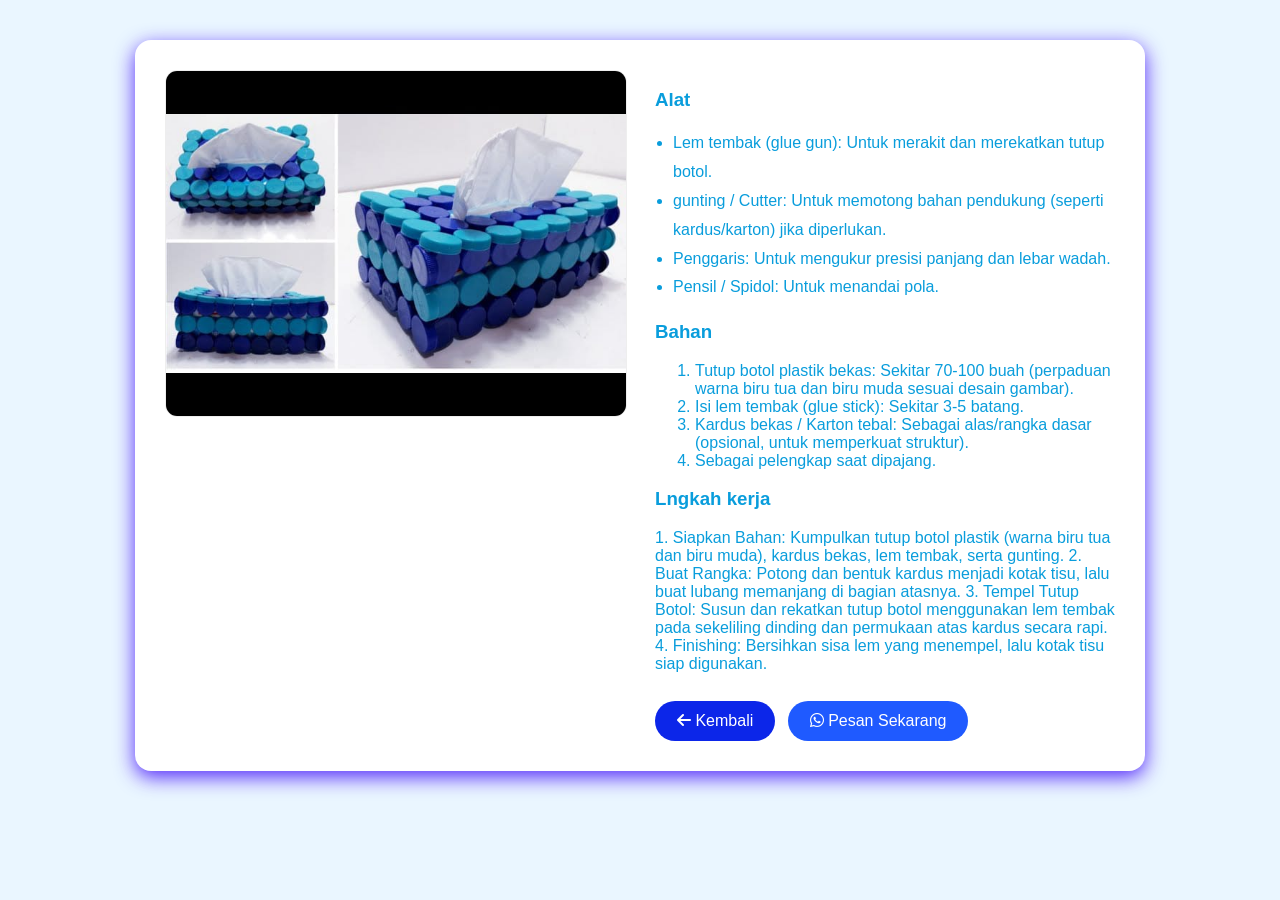
<file: produk 4.html>
<!DOCTYPE html>
<html lang="id">
<head>
  <meta charset="UTF-8">
  <meta name="viewport" content="width=device-width, initial-scale=1.0">
  <title>Kotak Tissue Tutup Botol - Detail Produk</title>
  <link rel="stylesheet" href="https://cdnjs.cloudflare.com/ajax/libs/font-awesome/6.5.0/css/all.min.css">
  <style>
    body { font-family: Poppins, sans-serif; 
      margin:0; 
      background:#eaf6ff; 
      color:hsl(198, 92%, 45%); 
    }
    .container { max-width:950px; 
      margin:40px auto; 
      background:white; 
      border-radius:16px; 
      padding:30px; 
      box-shadow:0 6px 20px #3b07f9da; 
      display:flex; 
      gap:30px; 
      flex-wrap:wrap; 
    }
    .gambar { flex:1; 
      min-width:320px; 
    }
    .gambar img { width:100%; 
      border-radius:12px; 
      border:1px solid #eee; 
    }
    .detail { flex:1;
      min-width:320px; 
    }
    .badge { background:#2980b9; color:white; 
      padding:5px 12px; 
      border-radius:20px; 
      font-size:12px; 
    }
    .harga { color:#2980b9; 
      font-size:26px; 
      font-weight:bold; 
      margin:10px 0;
    }
    .btn { display:inline-block; 
      padding:11px 22px; 
      border-radius:25px; 
      text-decoration:none; 
      color:white; 
      margin-top:12px; 
      margin-right:8px; 
    }
    .btn-dark { background:#0c26e9; 
    }
    .btn-wa { background:hsl(224, 100%, 56%); 
    }
    .btn:hover { opacity:0.9; 
    }
    ul { padding-left:18px; 
      line-height:1.8; 
    }
  </style>
</head>
<body>

<div class="container">
  <div class="gambar">
    <img src="images/kotak tisu.jpeg" alt="kotak tisu">
  </div>

  <div class="detail">
   
    <h3>Alat</h3>
    <ul>
      <li>Lem tembak (glue gun): Untuk merakit dan merekatkan tutup botol.</li>  
      <li>gunting / Cutter: Untuk memotong bahan pendukung (seperti kardus/karton) jika diperlukan.</li>
      <li>Penggaris: Untuk mengukur presisi panjang dan lebar wadah.</li>
      <li>Pensil / Spidol: Untuk menandai pola.</li>
  </ul>

    <h3>Bahan</h3>
    <ol>
      <li>Tutup botol plastik bekas: Sekitar 70-100 buah (perpaduan warna biru tua dan biru muda sesuai desain gambar).  </li>
      <li>Isi lem tembak (glue stick): Sekitar 3-5 batang.</li>
      <li>Kardus bekas / Karton tebal: Sebagai alas/rangka dasar (opsional, untuk memperkuat struktur).</li>
      <li> Sebagai pelengkap saat dipajang.</li>
  </ol>

    <h3>Lngkah kerja</h3>
    <p>
      1. Siapkan Bahan: Kumpulkan tutup botol plastik (warna biru tua dan biru muda), kardus bekas, lem tembak, serta gunting.  
      2. Buat Rangka: Potong dan bentuk kardus menjadi kotak tisu, lalu buat lubang memanjang di bagian atasnya.  
      3. Tempel Tutup Botol: Susun dan rekatkan tutup botol menggunakan lem tembak pada sekeliling dinding dan permukaan atas kardus secara rapi.  
      4. Finishing: Bersihkan sisa lem yang menempel, lalu kotak tisu siap digunakan.
    </p>

    <a href="index.html#products" class="btn btn-dark"><i class="fas fa-arrow-left"></i> Kembali</a>
    <a href="https://wa.me/6281234567890?text=Halo%20kak,%20mau%20pesan%20Kotak%20Tissue%20Tutup%20Botol" target="_blank" class="btn btn-wa"><i class="fab fa-whatsapp"></i> Pesan Sekarang</a>
  </div>
</div>

</body>
</html>
</file>
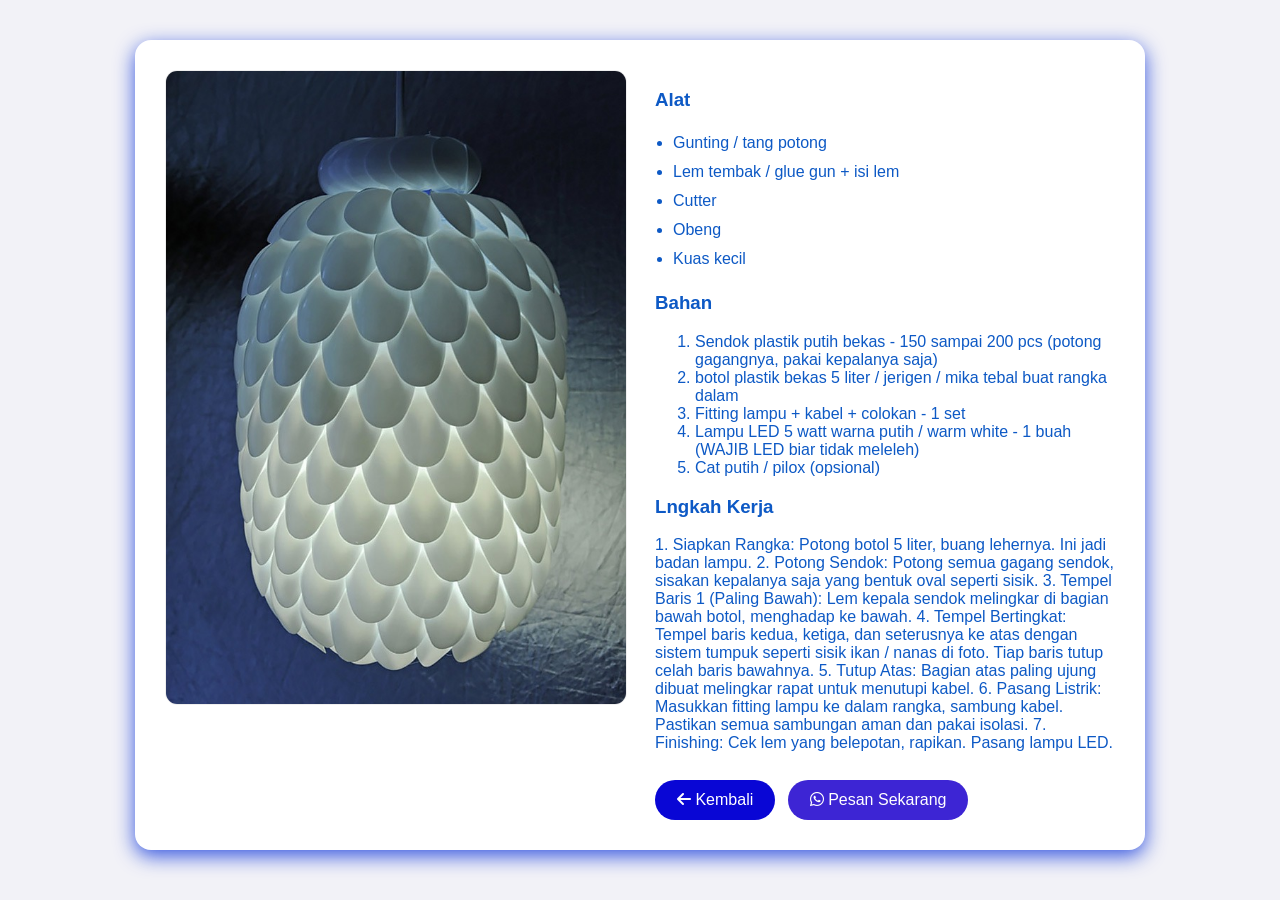
<file: produk 5.html>
<!DOCTYPE html>
<html lang="id">
<head>
  <meta charset="UTF-8">
  <meta name="viewport" content="width=device-width, initial-scale=1.0">
  <title>Lampu Sendok Plastik - Detail Produk</title>
  <link rel="stylesheet" href="https://cdnjs.cloudflare.com/ajax/libs/font-awesome/6.5.0/css/all.min.css">
  <style>
    body { font-family: Poppins, sans-serif; 
      margin:0; 
      background:#f2f2f7; 
      color:hsl(215, 88%, 41%); 
    }
    .container { max-width:950px; 
      margin:40px auto; 
      background:white; 
      border-radius:16px; 
      padding:30px; 
      box-shadow:0 6px 20px #082fdacc; 
      display:flex; gap:30px; 
      flex-wrap:wrap; 
    }
    .gambar { flex:1;
       min-width:320px; 
      }
    .gambar img { width:100%; 
      border-radius:12px; 
      border:1px solid #eee; 
    }
    .detail { flex:1;
       min-width:320px; 
      }
    .badge { background:hsl(243, 88%, 47%); 
      color:white; 
      padding:5px 12px; 
      border-radius:20px; 
      font-size:12px; 
    }
    .harga { color:hsl(249, 95%, 43%); 
      font-size:26px; 
      font-weight:bold; 
      margin:10px 0; 
    }
    .btn { display:inline-block; 
      padding:11px 22px; 
      border-radius:25px; 
      text-decoration:none; 
      color:white; 
      margin-top:12px; 
      margin-right:8px; 
    }
    .btn-dark { background:#0906d5; 
    }
    .btn-wa { background:hsl(248, 70%, 49%); 
    }
    .btn:hover { opacity:0.9; 
    }
    ul { padding-left:18px; 
      line-height:1.8; 
    }
  </style>
</head>
<body>

<div class="container">
  <div class="gambar">
     <img src="images/lampu dari sendok.jpeg" alt="lampu dari sendok">
  </div>

  <div class="detail">
   
  <h3>Alat</h3>
    <ul>
      <li>Gunting / tang potong</li>
      <li>Lem tembak / glue gun + isi lem</li>
      <li>Cutter</li>
      <li>Obeng</li>
      <li>Kuas kecil</li>
  </ul>

    <h3>Bahan</h3>
    <ol>
      <li>Sendok plastik putih bekas - 150 sampai 200 pcs (potong gagangnya, pakai kepalanya saja)</li>
      <li>botol plastik bekas 5 liter / jerigen / mika tebal buat rangka dalam</li>
      <li>Fitting lampu + kabel + colokan - 1 set</li>
      <li>Lampu LED 5 watt warna putih / warm white - 1 buah (WAJIB LED biar tidak meleleh)</li>
      <li>Cat putih / pilox (opsional)</li>
  </ol>

  <h3>Lngkah Kerja</h3>
  <p>
    1.  Siapkan Rangka: Potong botol 5 liter, buang lehernya. Ini jadi badan lampu.
    2.  Potong Sendok: Potong semua gagang sendok, sisakan kepalanya saja yang bentuk oval seperti sisik.
    3.  Tempel Baris 1 (Paling Bawah): Lem kepala sendok melingkar di bagian bawah botol, menghadap ke bawah.
    4.  Tempel Bertingkat: Tempel baris kedua, ketiga, dan seterusnya ke atas dengan sistem tumpuk seperti sisik ikan / nanas di foto. Tiap baris tutup celah baris bawahnya.
    5.  Tutup Atas: Bagian atas paling ujung dibuat melingkar rapat untuk menutupi kabel.
    6.  Pasang Listrik: Masukkan fitting lampu ke dalam rangka, sambung kabel. Pastikan semua sambungan aman dan pakai isolasi.
    7.  Finishing: Cek lem yang belepotan, rapikan. Pasang lampu LED.

  </p>

    <a href="index.html#products" class="btn btn-dark"><i class="fas fa-arrow-left"></i> Kembali</a>
    <a href="https://wa.me/6281234567890?text=Halo%20kak,%20mau%20pesan%20Lampu%20Sendok%20Plastik" target="_blank" class="btn btn-wa"><i class="fab fa-whatsapp"></i> Pesan Sekarang</a>
  </div>
</div>

</body>
</html>
</file>
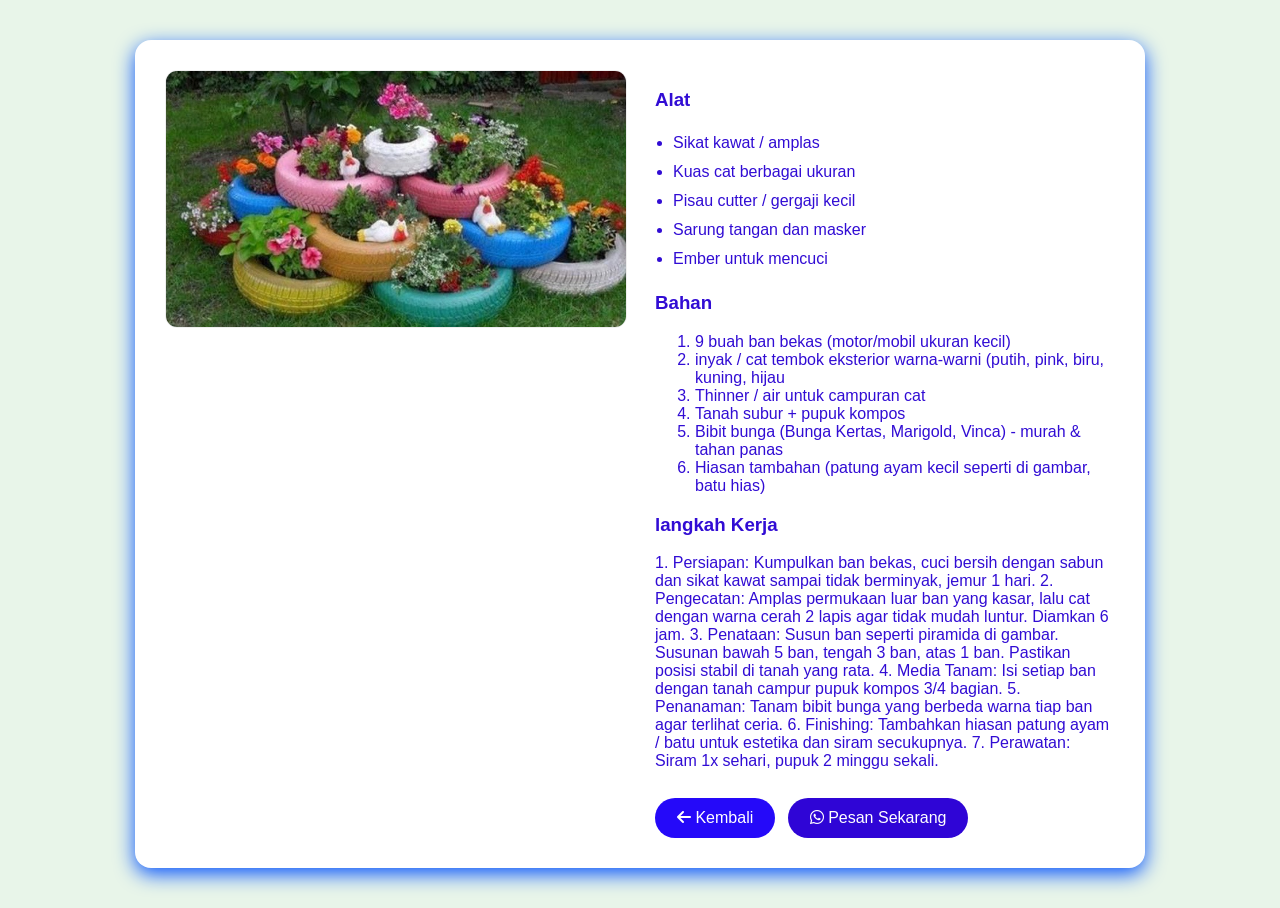
<file: produk 6.html>
<!DOCTYPE html>
<html lang="id">
<head>
  <meta charset="UTF-8">
  <meta name="viewport" content="width=device-width, initial-scale=1.0">
  <title>Pot Ban Bekas - Detail Produk</title>
  <link rel="stylesheet" href="https://cdnjs.cloudflare.com/ajax/libs/font-awesome/6.5.0/css/all.min.css">
  <style>
    body { font-family: Poppins, sans-serif; 
      margin:0; 
      background:#e8f5e9; 
      color:hsl(251, 89%, 44%); 
    }
    .container { max-width:950px; 
      margin:40px auto; 
      background:white; 
      border-radius:16px; 
      padding:30px; 
      box-shadow:0 6px 20px #0855fd; 
      display:flex; 
      gap:30px; 
      flex-wrap:wrap; 
    }
    .gambar { flex:1; 
      min-width:320px; 
    }
    .gambar img { width:100%; 
      border-radius:12px; 
      border:1px solid #eee; 
    }
    .detail { flex:1; 
      min-width:320px; 
    }
    .badge { background:hsl(234, 100%, 53%); 
      color:white; 
      padding:5px 12px; 
      border-radius:20px; 
      font-size:12px; 
    }
    .harga { color:hsl(234, 90%, 49%); 
      font-size:26px; 
      font-weight:bold; 
      margin:10px 0; 
    }
    .btn { display:inline-block; 
      padding:11px 22px; 
      border-radius:25px; 
      text-decoration:none; 
      color:white; 
      margin-top:12px; 
      margin-right:8px;
     }
    .btn-dark { background:#2509f9; 
    }
    .btn-wa { background:hsl(252, 95%, 43%); 
    }
    .btn:hover { opacity:0.9; 
    }
    ul { padding-left:18px; 
      line-height:1.8; 
    }
  </style>
</head>
<body>

<div class="container">
  <div class="gambar">
    <img src="images/pot dari ban.jpeg" alt="pot daru ban">
  </div>

  <div class="detail">
    
    <h3>Alat</h3>
    <ul>
      <li>Sikat kawat / amplas</li>
      <li>Kuas cat berbagai ukuran</li>
      <li>Pisau cutter / gergaji kecil</li>
      <li>Sarung tangan dan masker</li>
      <li>Ember untuk mencuci</li>
    </ul>

  <h3>Bahan</h3>
  <ol>
    <li>9 buah ban bekas (motor/mobil ukuran kecil)</li>
    <li>inyak / cat tembok eksterior warna-warni (putih, pink, biru, kuning, hijau</li>
    <li>Thinner / air untuk campuran cat</li>
    <li>Tanah subur + pupuk kompos</li>
    <li>Bibit bunga (Bunga Kertas, Marigold, Vinca) - murah & tahan panas</li>
    <li>Hiasan tambahan (patung ayam kecil seperti di gambar, batu hias)</li>
  </ol>
    
  <h3>langkah Kerja</h3>
    <p> 1.  Persiapan: Kumpulkan ban bekas, cuci bersih dengan sabun dan sikat kawat sampai tidak berminyak, jemur 1 hari.
        2.  Pengecatan: Amplas permukaan luar ban yang kasar, lalu cat dengan warna cerah 2 lapis agar tidak mudah luntur. Diamkan 6 jam.
        3.  Penataan: Susun ban seperti piramida di gambar. Susunan bawah 5 ban, tengah 3 ban, atas 1 ban. Pastikan posisi stabil di tanah yang rata.
        4.  Media Tanam: Isi setiap ban dengan tanah campur pupuk kompos 3/4 bagian.
        5.  Penanaman: Tanam bibit bunga yang berbeda warna tiap ban agar terlihat ceria.
        6.  Finishing: Tambahkan hiasan patung ayam / batu untuk estetika dan siram secukupnya.
        7.  Perawatan: Siram 1x sehari, pupuk 2 minggu sekali.
</p>
    <a href="index.html#products" class="btn btn-dark"><i class="fas fa-arrow-left"></i> Kembali</a>
    <a href="https://wa.me/6281234567890?text=Halo%20kak,%20mau%20pesan%20Pot%20Ban%20Bekas" target="_blank" class="btn btn-wa"><i class="fab fa-whatsapp"></i> Pesan Sekarang</a>
  </div>
</div>

</body>
</html>
</file>
<file: style.css>
/* ==========================================
   1. RESET & BASE STYLES
   ========================================== */
* {
    margin: 0;
    padding: 0;
    box-sizing: border-box;
}

html {
    scroll-behavior: smooth;
    font-family: 'Segoe UI', Tahoma, Geneva, Verdana, sans-serif;
    color: #333333;
    line-height: 1.6;
    background-color: #f8f9fa;
}

.container {
    width: 90%;
    max-width: 1200px;
    margin: 0 auto;
    padding: 0 15px;
}

a {
    text-decoration: none;
    color: inherit;
}

img {
    max-width: 100%;
    height: auto;
    display: block;
}

.section-title {
    text-align: center;
    font-size: 2rem;
    margin-bottom: 2rem;
    color: #2c3e50;
    position: relative;
}

.section-title::after {
    content: '';
    display: block;
    width: 60px;
    height: 4px;
    background-color: #3498db;
    margin: 8px auto 0;
    border-radius: 2px;
}

/* ==========================================
   2. NAVBAR
   ========================================== */
.navbar {
    background-color: #ffffff;
    box-shadow: 0 2px 10px rgba(0, 0, 0, 0.1);
    position: sticky;
    top: 0;
    z-index: 1000;
}

.nav-container {
    display: flex;
    justify-content: space-between;
    align-items: center;
    height: 70px;
}

.logo {
    font-size: 1.8rem;
    font-weight: 700;
    color: #2c3e50;
}

.logo span {
    color: #3498db;
}

.nav-links {
    display: flex;
    gap: 20px;
}

.nav-links a {
    font-weight: 600;
    font-size: 0.95rem;
    color: #555555;
    transition: color 0.3s ease;
}

.nav-links a:hover {
    color: #3498db;
}

/* ==========================================
   3. HERO SECTION
   ========================================== */
.hero {
    background: linear-gradient(135deg, #2c3e50, #3498db);
    color: #ffffff;
    text-align: center;
    padding: 100px 0;
}

.hero-content h1 {
    font-size: 2.8rem;
    margin-bottom: 15px;
}

.hero-content h1 span {
    color: #f1c40f;
}

.hero-content p {
    font-size: 1.2rem;
    max-width: 600px;
    margin: 0 auto 25px;
    opacity: 0.9;
}

/* BUTTONS */
.btn-primary {
    display: inline-block;
    background-color: #f1c40f;
    color: #2c3e50;
    padding: 12px 30px;
    border-radius: 30px;
    font-weight: 700;
    transition: background 0.3s ease, transform 0.2s ease;
}

.btn-primary:hover {
    background-color: #f39c12;
    transform: translateY(-2px);
}

.btn-secondary {
    display: inline-block;
    background-color: #3498db;
    color: #ffffff;
    padding: 8px 18px;
    border-radius: 5px;
    font-size: 0.9rem;
    font-weight: 600;
    margin-top: 10px;
    transition: background 0.3s ease;
}

.btn-secondary:hover {
    background-color: #2980b9;
}

/* ==========================================
   4. SECTION PRINSIP 3R
   ========================================== */
.section-3r {
    padding: 60px 0;
    background-color: #ffffff;
}

.content-3r {
    display: flex;
    flex-wrap: wrap;
    gap: 30px;
    align-items: center;
    margin-top: 20px;
}

.image-3r {
    flex: 1;
    min-width: 280px;
}

.image-3r img {
    border-radius: 12px;
    box-shadow: 0 4px 15px rgba(0, 0, 0, 0.1);
}

.text-3r {
    flex: 1;
    min-width: 280px;
}

.text-3r h3 {
    font-size: 1.5rem;
    margin-bottom: 10px;
    color: #2c3e50;
}

details {
    background-color: #f8f9fa;
    border: 1px solid #e0e0e0;
    border-radius: 8px;
    padding: 15px;
    cursor: pointer;
}

summary {
    font-weight: 600;
    color: #2c3e50;
}

details p {
    margin-top: 10px;
    color: #666666;
    font-size: 0.95rem;
}

/* ==========================================
   5. PRODUCTS & CONTENT SECTION
   ========================================== */
.products {
    padding: 60px 0;
}

.product-grid {
    display: grid;
    grid-template-columns: repeat(auto-fit, minmax(250px, 1fr));
    gap: 25px;
}

.product-card {
    background-color: #ffffff;
    border-radius: 10px;
    overflow: hidden;
    box-shadow: 0 4px 12px rgba(0, 0, 0, 0.05);
    padding: 15px;
    text-align: center;
    display: flex;
    flex-direction: column;
    justify-content: space-between;
    transition: transform 0.3s ease, box-shadow 0.3s ease;
}

.product-card:hover {
    transform: translateY(-5px);
    box-shadow: 0 8px 20px rgba(0, 0, 0, 0.12);
}

.product-image {
    width: 100%;
    height: 180px;
    overflow: hidden;
    border-radius: 8px;
    margin-bottom: 15px;
}

.product-image img {
    width: 100%;
    height: 100%;
    object-fit: cover;
}

.product-card h3 {
    font-size: 1.2rem;
    color: #2c3e50;
    margin-bottom: 8px;
    text-transform: capitalize;
}

.product-card p {
    font-size: 0.9rem;
    color: #666666;
    margin-bottom: 12px;
}

/* ==========================================
   6. CONTACT SECTION
   ========================================== */
.contact {
    background-color: #ffffff;
    padding: 60px 0;
    text-align: center;
}

.contact-content p {
    color: #666666;
    margin-bottom: 30px;
}

.contact-links {
    display: flex;
    flex-direction: column;
    gap: 15px;
    max-width: 400px;
    margin: 0 auto;
}

.sosmed {
    display: flex;
    justify-content: center;
    gap: 15px;
}

.sosmed a {
    display: inline-flex;
    align-items: center;
    gap: 8px;
    padding: 10px 20px;
    background-color: #f8f9fa;
    border: 1px solid #e0e0e0;
    border-radius: 25px;
    font-weight: 600;
    color: #333333;
    transition: all 0.3s ease;
}

.sosmed a:hover {
    background-color: #3498db;
    color: #ffffff;
    border-color: #3498db;
}

/* =========================
   TENTANG KAMI
========================= */

   /* Kontainer utama bagian Tentang Kami */
.tentang-kami {
  padding: 40px 20px;
  text-align: center;
}

.tentang-kami h2 {
  margin-bottom: 30px;
  color: hsl(0, 3%, 6%);
}

/* Membungkus kartu agar berjajar rapi ke samping */
.team-container {
  display: flex;
  flex-wrap: wrap;
  gap: 25px;
  justify-content: center;
  align-items: stretch;
}

/* Kotak individual untuk tiap anggota (Card) */
.profile-card {
  background-color: hsl(220, 74%, 61%); /* Warna hijau lembut */
  border-radius: 12px;
  padding: 25px;
  width: 260px;
  text-align: center;
  box-shadow: 0 4px 8px rgba(0, 0, 0, 0.08);
  box-sizing: border-box;
}

/* Mengatur ukuran foto agar proporsional dan tidak raksasa */
.profile-card img {
  width: 100px;
  height: 100px;
  border-radius: 50%;
  object-fit: cover;
  margin-bottom: 15px;
  border: 3px solid hsl(212, 57%, 61%);
}

/* Mengatur teks di dalam kartu agar tidak bertumpuk */
.profile-card h3 {
  font-size: 16px;
  color: #0f0e0e;
  margin: 10px 0 5px 0;
}

.profile-card p {
  font-size: 13px;
  color: hwb(0 6% 94%);
  margin: 4px 0;
}
/* ==========================================
   7. FOOTER
   ========================================== */
footer {
    background-color: #2c3e50;
    color: #ffffff;
    text-align: center;
    padding: 20px 0;
    font-size: 0.9rem;
}

/* ==========================================
   8. RESPONSIVE DESIGN (HP & TABLET)
   ========================================== */
@media (max-width: 768px) {
    .nav-container {
        flex-direction: column;
        height: auto;
        padding: 15px 0;
        gap: 10px;
    }

    .hero-content h1 {
        font-size: 2rem;
    }

    .hero-content p {
        font-size: 1rem;
    }

    .product-grid {
        grid-template-columns: repeat(auto-fit, minmax(200px, 1fr));
    }
}
</file>
